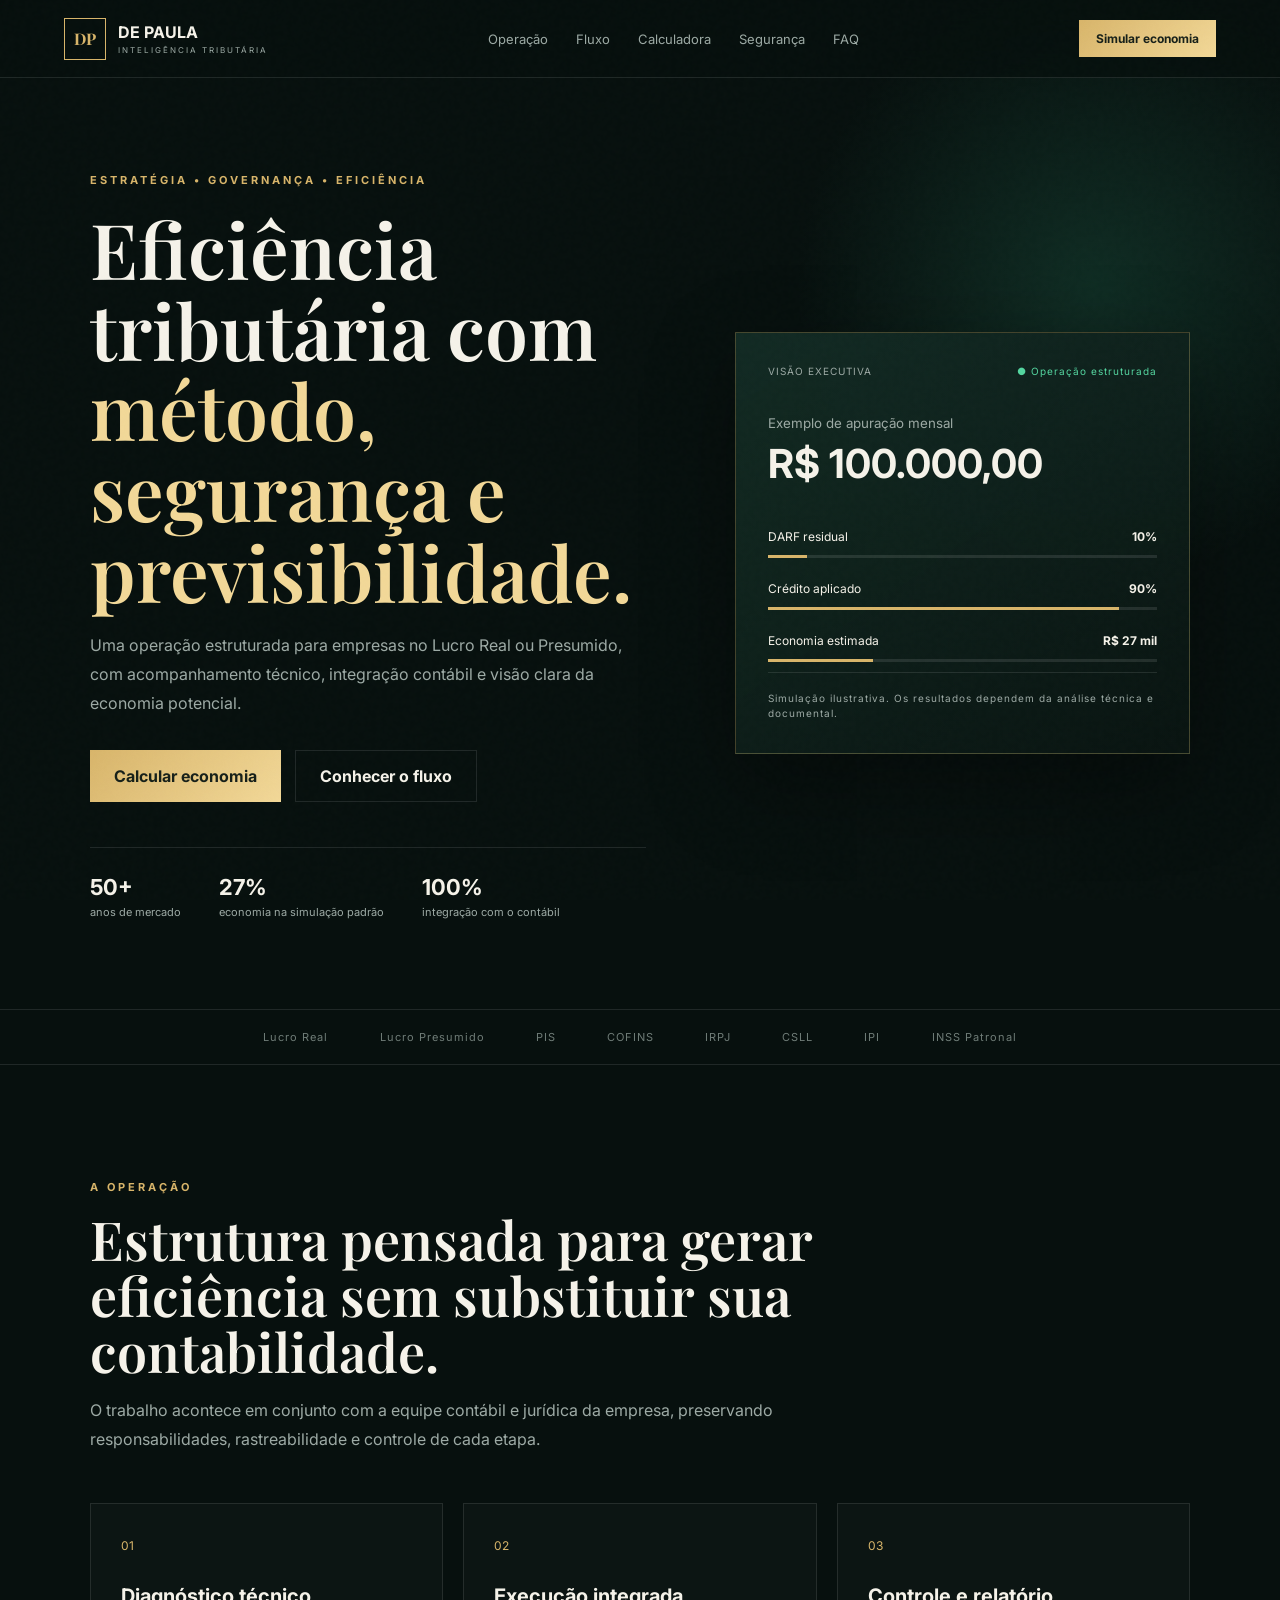
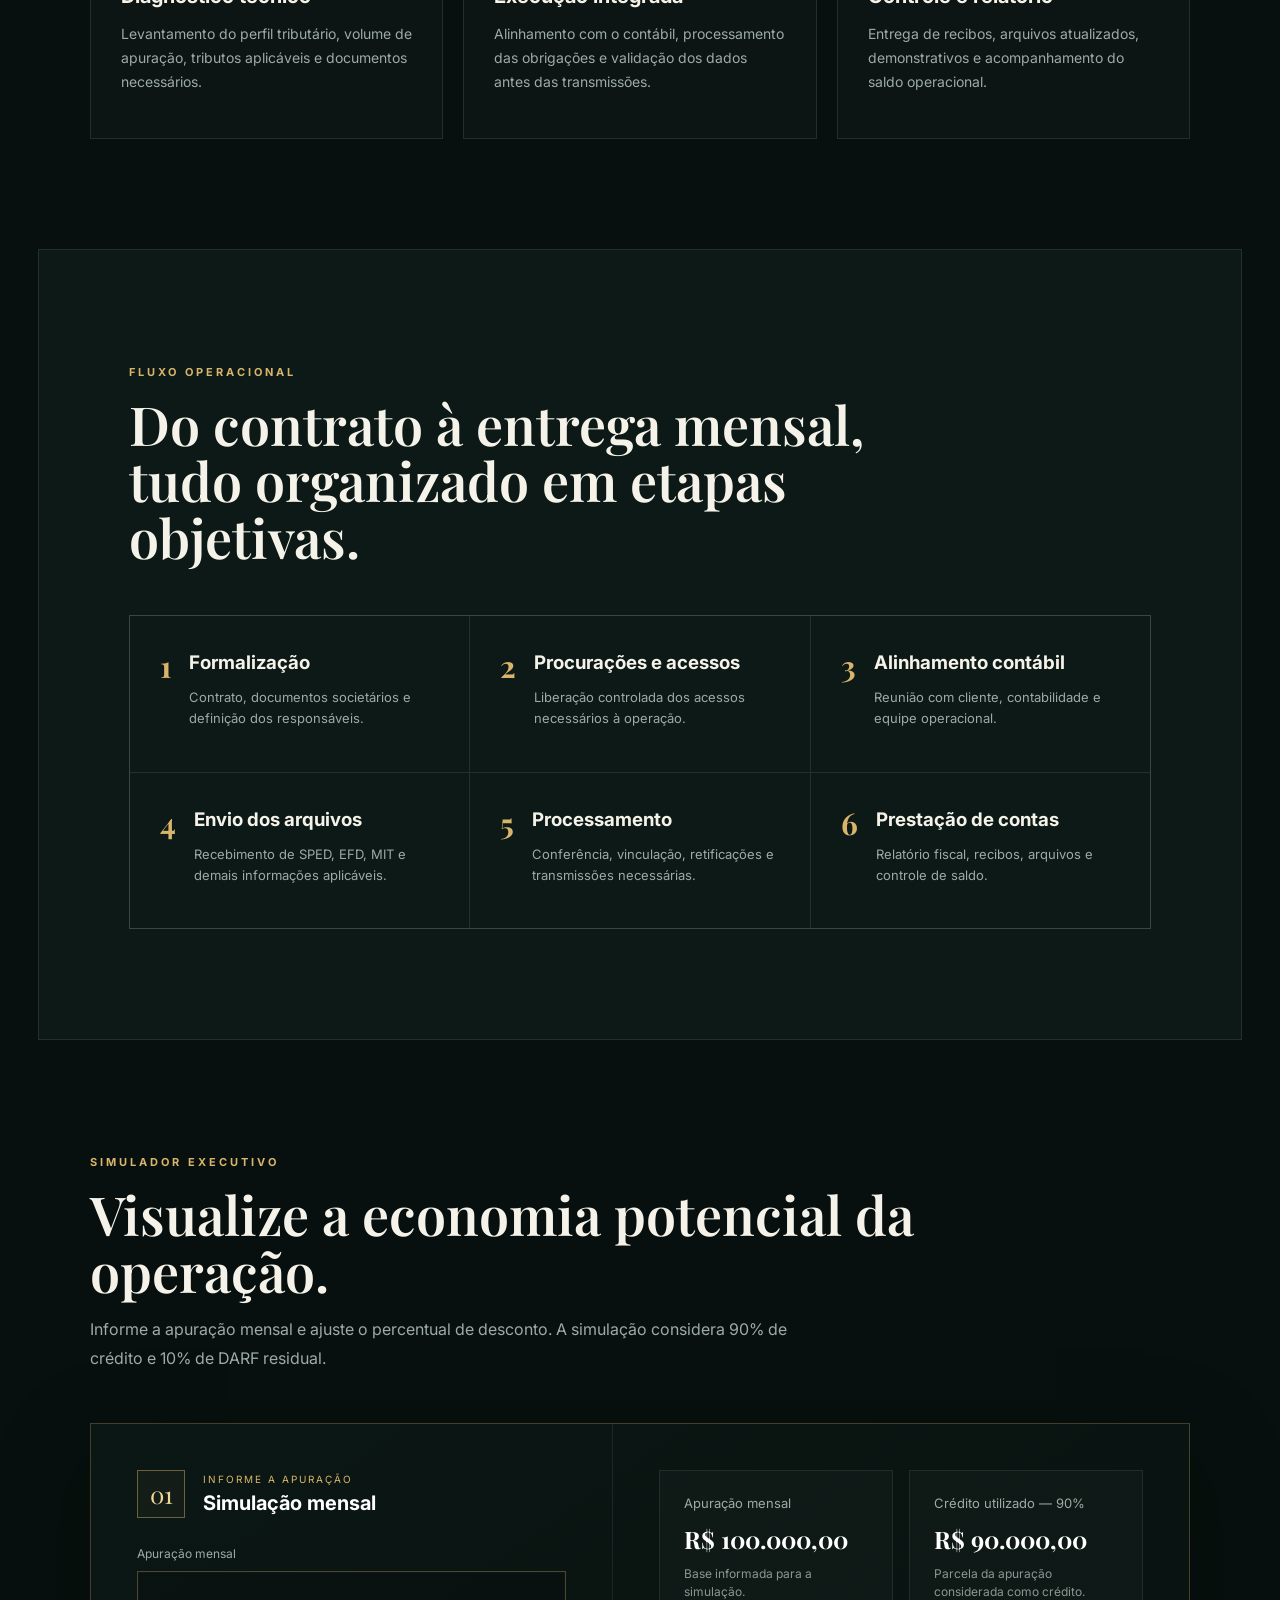
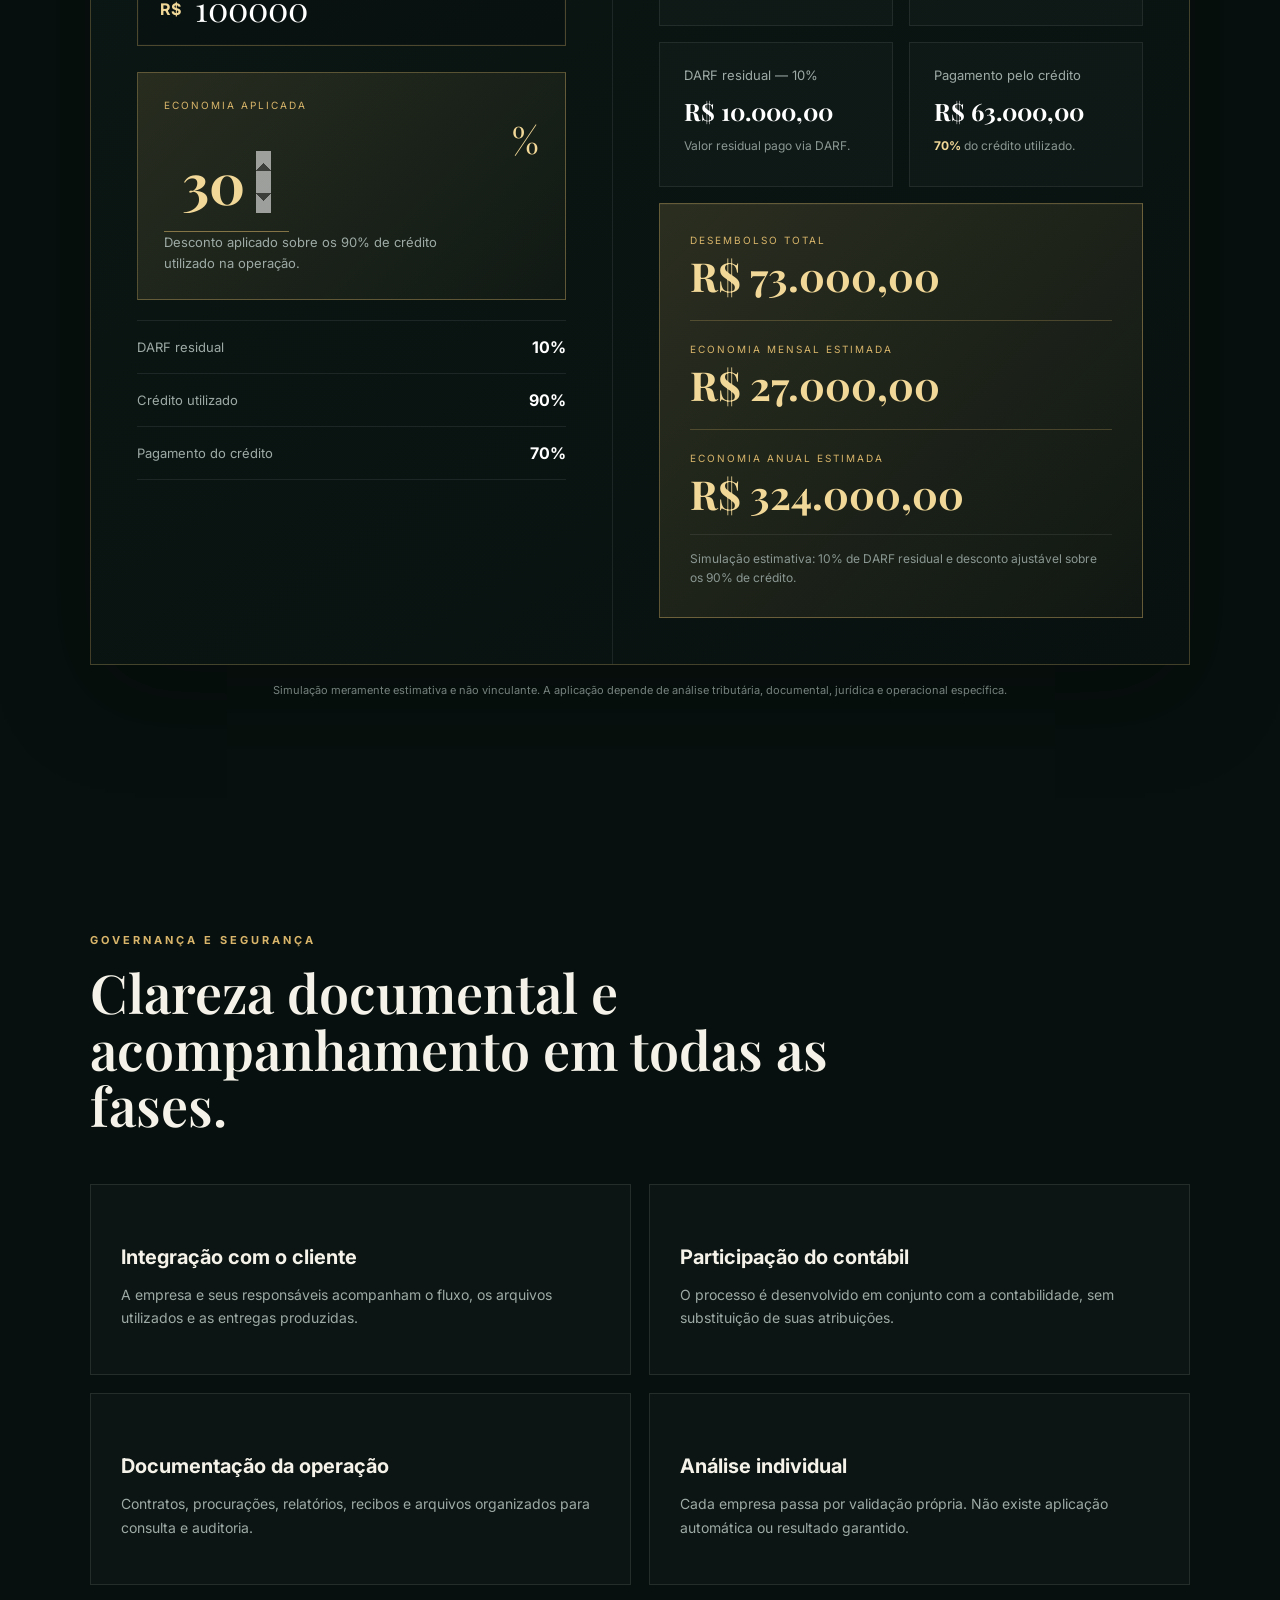
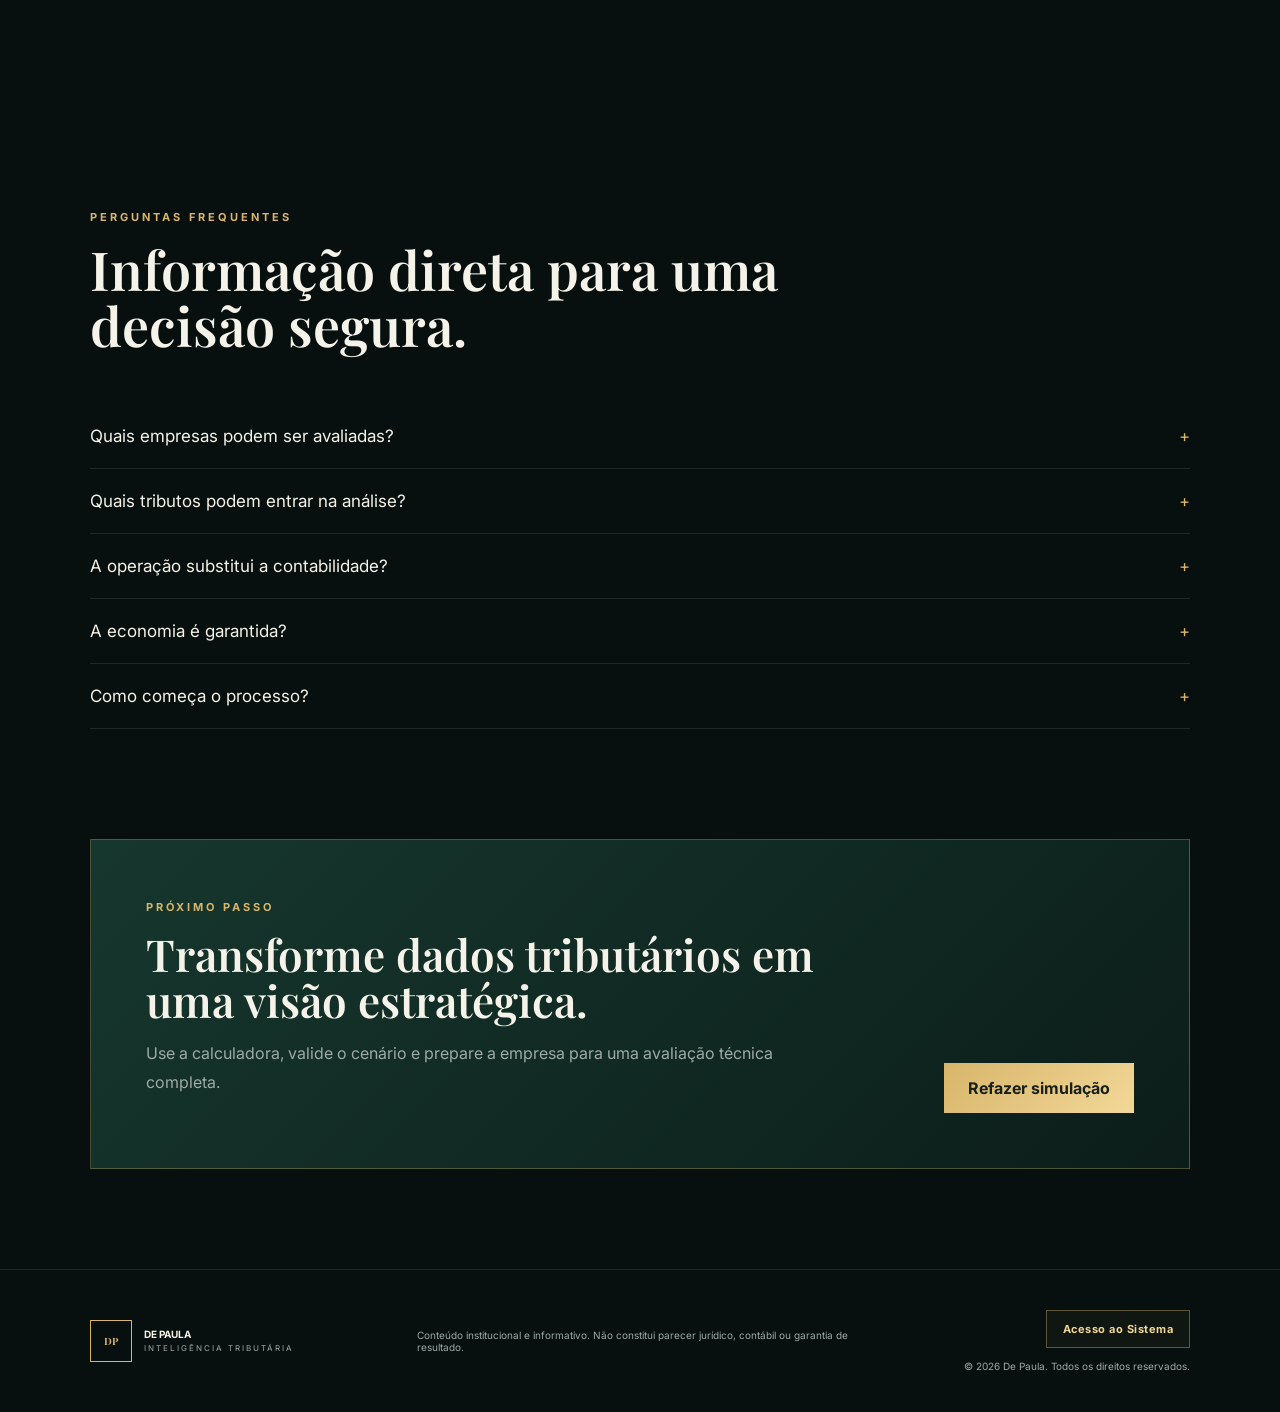
<file: index.html>
<!DOCTYPE html>
<html lang="pt-BR">
<head>
  <meta charset="UTF-8" />
  <meta name="viewport" content="width=device-width, initial-scale=1.0" />
  <meta name="description" content="Apresentação institucional da operação tributária De Paula, com simulador de economia e fluxo operacional." />
  <title>De Paula | Inteligência Tributária</title>
  <link rel="preconnect" href="https://fonts.googleapis.com">
  <link rel="preconnect" href="https://fonts.gstatic.com" crossorigin>
  <link href="https://fonts.googleapis.com/css2?family=Inter:wght@400;500;600;700;800&family=Playfair+Display:wght@600;700&display=swap" rel="stylesheet">
  <link rel="stylesheet" href="styles.css" />
</head>
<body>
  <div class="noise"></div>
  <header class="header">
    <a href="#inicio" class="brand" aria-label="De Paula - início">
      <span class="brand-mark">DP</span>
      <span><strong>DE PAULA</strong><small>INTELIGÊNCIA TRIBUTÁRIA</small></span>
    </a>
    <nav class="nav" id="nav">
      <a href="#operacao">Operação</a><a href="#fluxo">Fluxo</a><a href="#calculadora">Calculadora</a><a href="#seguranca">Segurança</a><a href="#faq">FAQ</a>
    </nav>
    <a href="#calculadora" class="btn btn-sm">Simular economia</a>
    <button class="menu" id="menu" aria-label="Abrir menu">☰</button>
  </header>

  <main>
    <section class="hero" id="inicio">
      <div class="hero-glow"></div>
      <div class="hero-copy reveal">
        <span class="eyebrow">ESTRATÉGIA • GOVERNANÇA • EFICIÊNCIA</span>
        <h1>Eficiência tributária com <em>método, segurança e previsibilidade.</em></h1>
        <p>Uma operação estruturada para empresas no Lucro Real ou Presumido, com acompanhamento técnico, integração contábil e visão clara da economia potencial.</p>
        <div class="hero-actions">
          <a href="#calculadora" class="btn">Calcular economia</a>
          <a href="#fluxo" class="btn btn-ghost">Conhecer o fluxo</a>
        </div>
        <div class="hero-proof">
          <div><strong>50+</strong><span>anos de mercado</span></div>
          <div><strong>27%</strong><span>economia na simulação padrão</span></div>
          <div><strong>100%</strong><span>integração com o contábil</span></div>
        </div>
      </div>
      <div class="hero-card reveal">
        <div class="card-top"><span>VISÃO EXECUTIVA</span><span class="live">● Operação estruturada</span></div>
        <div class="metric"><small>Exemplo de apuração mensal</small><strong>R$ 100.000,00</strong></div>
        <div class="bars">
          <div><span>DARF residual</span><b>10%</b><i style="--w:10%"></i></div>
          <div><span>Crédito aplicado</span><b>90%</b><i style="--w:90%"></i></div>
          <div><span>Economia estimada</span><b>R$ 27 mil</b><i style="--w:27%"></i></div>
        </div>
        <div class="card-foot">Simulação ilustrativa. Os resultados dependem da análise técnica e documental.</div>
      </div>
    </section>

    <section class="logos strip"><span>Lucro Real</span><span>Lucro Presumido</span><span>PIS</span><span>COFINS</span><span>IRPJ</span><span>CSLL</span><span>IPI</span><span>INSS Patronal</span></section>

    <section class="section" id="operacao">
      <div class="section-head reveal"><span class="eyebrow">A OPERAÇÃO</span><h2>Estrutura pensada para gerar eficiência sem substituir sua contabilidade.</h2><p>O trabalho acontece em conjunto com a equipe contábil e jurídica da empresa, preservando responsabilidades, rastreabilidade e controle de cada etapa.</p></div>
      <div class="grid-3">
        <article class="feature reveal"><span>01</span><h3>Diagnóstico técnico</h3><p>Levantamento do perfil tributário, volume de apuração, tributos aplicáveis e documentos necessários.</p></article>
        <article class="feature reveal"><span>02</span><h3>Execução integrada</h3><p>Alinhamento com o contábil, processamento das obrigações e validação dos dados antes das transmissões.</p></article>
        <article class="feature reveal"><span>03</span><h3>Controle e relatório</h3><p>Entrega de recibos, arquivos atualizados, demonstrativos e acompanhamento do saldo operacional.</p></article>
      </div>
    </section>

    <section class="section dark-panel" id="fluxo">
      <div class="section-head reveal"><span class="eyebrow">FLUXO OPERACIONAL</span><h2>Do contrato à entrega mensal, tudo organizado em etapas objetivas.</h2></div>
      <div class="timeline">
        <div class="step reveal"><b>1</b><div><h3>Formalização</h3><p>Contrato, documentos societários e definição dos responsáveis.</p></div></div>
        <div class="step reveal"><b>2</b><div><h3>Procurações e acessos</h3><p>Liberação controlada dos acessos necessários à operação.</p></div></div>
        <div class="step reveal"><b>3</b><div><h3>Alinhamento contábil</h3><p>Reunião com cliente, contabilidade e equipe operacional.</p></div></div>
        <div class="step reveal"><b>4</b><div><h3>Envio dos arquivos</h3><p>Recebimento de SPED, EFD, MIT e demais informações aplicáveis.</p></div></div>
        <div class="step reveal"><b>5</b><div><h3>Processamento</h3><p>Conferência, vinculação, retificações e transmissões necessárias.</p></div></div>
        <div class="step reveal"><b>6</b><div><h3>Prestação de contas</h3><p>Relatório fiscal, recibos, arquivos e controle de saldo.</p></div></div>
      </div>
    </section>

    <section class="section calculator-section" id="calculadora">
      <div class="section-head reveal"><span class="eyebrow">SIMULADOR EXECUTIVO</span><h2>Visualize a economia potencial da operação.</h2><p>Informe a apuração mensal e ajuste o percentual de desconto. A simulação considera 90% de crédito e 10% de DARF residual.</p></div>
      <div class="calculator calculator-fixed reveal">
        <div class="calc-inputs">
          <div class="calc-kicker">
            <span>01</span>
            <div><small>INFORME A APURAÇÃO</small><strong>Simulação mensal</strong></div>
          </div>

          <label class="money-label" for="apuracao">Apuração mensal</label>
          <div class="money-field">
            <span>R$</span>
            <input id="apuracao" type="number" min="0" value="100000" step="1000" aria-label="Valor da apuração mensal">
          </div>

          <div class="fixed-economy-card">
            <small>ECONOMIA APLICADA</small>
            <label class="discount-edit" for="desconto"><input id="desconto" type="number" min="0" max="45" step="0.5" value="30" inputmode="decimal" aria-label="Percentual de desconto"><span>%</span></label>
            <span>Desconto aplicado sobre os 90% de crédito utilizado na operação.</span>
          </div>

          <div class="calc-rule-list">
            <div><span>DARF residual</span><strong>10%</strong></div>
            <div><span>Crédito utilizado</span><strong>90%</strong></div>
            <div><span>Pagamento do crédito</span><strong id="regraPagamento">70%</strong></div>
          </div>
        </div>

        <div class="calc-results">
          <div class="result">
            <span>Apuração mensal</span>
            <strong id="simApuracao">R$ 100.000,00</strong>
            <small>Base informada para a simulação.</small>
          </div>
          <div class="result">
            <span>Crédito utilizado — 90%</span>
            <strong id="simCredito">R$ 90.000,00</strong>
            <small>Parcela da apuração considerada como crédito.</small>
          </div>
          <div class="result">
            <span>DARF residual — 10%</span>
            <strong id="simDarf">R$ 10.000,00</strong>
            <small>Valor residual pago via DARF.</small>
          </div>
          <div class="result">
            <span>Pagamento pelo crédito</span>
            <strong id="simPagamento">R$ 63.000,00</strong>
            <small><span id="simContrato">70%</span> do crédito utilizado.</small>
          </div>

          <div class="savings-card">
            <span>DESEMBOLSO TOTAL</span>
            <strong id="simTotal">R$ 73.000,00</strong>
            <div class="savings-divider"></div>
            <span>ECONOMIA MENSAL ESTIMADA</span>
            <strong id="simEconomiaMensal">R$ 27.000,00</strong>
            <div class="savings-divider"></div>
            <span>ECONOMIA ANUAL ESTIMADA</span>
            <strong id="simEconomiaAnual">R$ 324.000,00</strong>
            <small>Simulação estimativa: 10% de DARF residual e desconto ajustável sobre os 90% de crédito.</small>
          </div>
        </div>
      </div>
      <p class="disclaimer">Simulação meramente estimativa e não vinculante. A aplicação depende de análise tributária, documental, jurídica e operacional específica.</p>
    </section>

    <section class="section" id="seguranca">
      <div class="section-head reveal"><span class="eyebrow">GOVERNANÇA E SEGURANÇA</span><h2>Clareza documental e acompanhamento em todas as fases.</h2></div>
      <div class="grid-2">
        <article class="security reveal"><h3>Integração com o cliente</h3><p>A empresa e seus responsáveis acompanham o fluxo, os arquivos utilizados e as entregas produzidas.</p></article>
        <article class="security reveal"><h3>Participação do contábil</h3><p>O processo é desenvolvido em conjunto com a contabilidade, sem substituição de suas atribuições.</p></article>
        <article class="security reveal"><h3>Documentação da operação</h3><p>Contratos, procurações, relatórios, recibos e arquivos organizados para consulta e auditoria.</p></article>
        <article class="security reveal"><h3>Análise individual</h3><p>Cada empresa passa por validação própria. Não existe aplicação automática ou resultado garantido.</p></article>
      </div>
    </section>

    <section class="section faq" id="faq">
      <div class="section-head reveal"><span class="eyebrow">PERGUNTAS FREQUENTES</span><h2>Informação direta para uma decisão segura.</h2></div>
      <details><summary>Quais empresas podem ser avaliadas?</summary><p>Empresas enquadradas no Lucro Real ou Lucro Presumido, desde que atendam aos critérios técnicos, documentais e operacionais.</p></details>
      <details><summary>Quais tributos podem entrar na análise?</summary><p>Conforme o caso: PIS, COFINS, IRPJ, CSLL, IPI e INSS patronal, entre outros que sejam tecnicamente aplicáveis.</p></details>
      <details><summary>A operação substitui a contabilidade?</summary><p>Não. A contabilidade permanece responsável por suas atribuições e participa do alinhamento e das validações.</p></details>
      <details><summary>A economia é garantida?</summary><p>Não. Os números apresentados são estimativas. O resultado depende da análise individual, da documentação e da viabilidade técnica.</p></details>
      <details><summary>Como começa o processo?</summary><p>Com uma avaliação inicial do perfil da empresa, seguida da formalização e do alinhamento com os responsáveis internos e contábeis.</p></details>
    </section>

    <section class="cta-section reveal">
      <div><span class="eyebrow">PRÓXIMO PASSO</span><h2>Transforme dados tributários em uma visão estratégica.</h2><p>Use a calculadora, valide o cenário e prepare a empresa para uma avaliação técnica completa.</p></div>
      <a href="#calculadora" class="btn">Refazer simulação</a>
    </section>
  </main>

  <footer>
    <div class="brand"><span class="brand-mark">DP</span><span><strong>DE PAULA</strong><small>INTELIGÊNCIA TRIBUTÁRIA</small></span></div>
    <p>Conteúdo institucional e informativo. Não constitui parecer jurídico, contábil ou garantia de resultado.</p>
    <div class="footer-actions">
      <a href="login.html" class="system-access">Acesso ao Sistema</a>
      <span>© 2026 De Paula. Todos os direitos reservados.</span>
    </div>
  </footer>
  <script src="script.js"></script>
</body>
</html>
</file>
<file: styles.css>
:root{--bg:#07100e;--panel:#0c1916;--panel2:#11231e;--gold:#d8b56a;--gold2:#f2d898;--text:#f5f2e9;--muted:#9daaa5;--line:rgba(255,255,255,.1);--green:#54d6a0}*{box-sizing:border-box}html{scroll-behavior:smooth}body{margin:0;background:var(--bg);color:var(--text);font-family:Inter,sans-serif;overflow-x:hidden}.noise{position:fixed;inset:0;pointer-events:none;opacity:.035;z-index:20;background-image:url("data:image/svg+xml,%3Csvg viewBox='0 0 180 180' xmlns='http://www.w3.org/2000/svg'%3E%3Cfilter id='n'%3E%3CfeTurbulence type='fractalNoise' baseFrequency='.9' numOctaves='2' stitchTiles='stitch'/%3E%3C/filter%3E%3Crect width='100%25' height='100%25' filter='url(%23n)' opacity='.5'/%3E%3C/svg%3E")}.header{height:78px;padding:0 5vw;display:flex;align-items:center;justify-content:space-between;position:sticky;top:0;background:rgba(7,16,14,.82);backdrop-filter:blur(18px);z-index:15;border-bottom:1px solid var(--line)}.brand{display:flex;align-items:center;gap:12px;color:var(--text);text-decoration:none}.brand-mark{width:42px;height:42px;border:1px solid var(--gold);display:grid;place-items:center;color:var(--gold);font-family:'Playfair Display',serif;font-weight:700}.brand strong,.brand small{display:block}.brand small{font-size:8px;letter-spacing:2px;color:var(--muted);margin-top:3px}.nav{display:flex;gap:28px}.nav a{color:var(--muted);text-decoration:none;font-size:13px}.nav a:hover{color:var(--gold2)}.btn{display:inline-flex;justify-content:center;align-items:center;padding:15px 24px;background:linear-gradient(135deg,var(--gold),var(--gold2));color:#172019;text-decoration:none;font-weight:700;border:0;cursor:pointer;transition:.25s}.btn:hover{transform:translateY(-2px);box-shadow:0 14px 35px rgba(216,181,106,.18)}.btn-sm{padding:11px 17px;font-size:12px}.btn-ghost{background:transparent;color:var(--text);border:1px solid var(--line)}.menu{display:none;background:none;border:0;color:#fff;font-size:24px}.hero{min-height:calc(100vh - 78px);display:grid;grid-template-columns:1.1fr .9fr;gap:7vw;align-items:center;padding:90px 7vw;position:relative}.hero-glow{position:absolute;width:650px;height:650px;border-radius:50%;background:radial-gradient(circle,rgba(40,128,98,.25),transparent 65%);right:-140px;top:-120px}.hero-copy,.hero-card{position:relative;z-index:2}.eyebrow{color:var(--gold);font-size:11px;letter-spacing:3px;font-weight:700}.hero h1,.section h2,.cta-section h2{font-family:'Playfair Display',serif;font-weight:600;line-height:1.05}.hero h1{font-size:clamp(50px,6vw,86px);margin:20px 0}.hero h1 em{font-style:normal;color:var(--gold2)}.hero p,.section-head p,.cta-section p{color:var(--muted);line-height:1.8;max-width:700px}.hero-actions{display:flex;gap:14px;margin:32px 0 45px}.hero-proof{display:flex;gap:38px;border-top:1px solid var(--line);padding-top:26px}.hero-proof strong,.hero-proof span{display:block}.hero-proof strong{font-size:22px}.hero-proof span{font-size:11px;color:var(--muted);margin-top:5px}.hero-card{padding:32px;background:linear-gradient(145deg,rgba(19,43,36,.96),rgba(9,20,17,.98));border:1px solid rgba(216,181,106,.28);box-shadow:0 30px 80px rgba(0,0,0,.35)}.card-top,.card-foot{display:flex;justify-content:space-between;font-size:10px;color:var(--muted);letter-spacing:1px}.live{color:var(--green)}.metric{padding:38px 0 28px}.metric small,.metric strong{display:block}.metric small{color:var(--muted)}.metric strong{font-size:40px;margin-top:8px}.bars>div{position:relative;padding:13px 0 24px;display:flex;justify-content:space-between;font-size:12px}.bars i{position:absolute;height:3px;bottom:10px;left:0;width:100%;background:var(--line)}.bars i:after{content:"";display:block;width:var(--w);height:100%;background:var(--gold)}.card-foot{border-top:1px solid var(--line);padding-top:18px;line-height:1.5}.strip{display:flex;justify-content:center;gap:4vw;padding:20px 4vw;border-block:1px solid var(--line);color:#6f7c77;font-size:11px;letter-spacing:1px;flex-wrap:wrap}.section{padding:110px 7vw}.section-head{max-width:850px;margin-bottom:50px}.section h2,.cta-section h2{font-size:clamp(36px,4.2vw,60px);margin:16px 0}.grid-3{display:grid;grid-template-columns:repeat(3,1fr);gap:20px}.feature,.security{padding:30px;border:1px solid var(--line);background:rgba(255,255,255,.02);transition:.3s}.feature:hover,.security:hover{transform:translateY(-5px);border-color:rgba(216,181,106,.35);background:rgba(216,181,106,.035)}.feature>span{font-size:12px;color:var(--gold)}.feature h3,.security h3{font-size:20px;margin:30px 0 12px}.feature p,.security p{color:var(--muted);line-height:1.7;font-size:14px}.dark-panel{margin:0 3vw;background:var(--panel);border:1px solid var(--line)}.timeline{display:grid;grid-template-columns:repeat(3,1fr);gap:1px;background:var(--line);border:1px solid var(--line)}.step{background:var(--panel);padding:30px;display:flex;gap:18px}.step b{color:var(--gold);font-family:'Playfair Display';font-size:30px}.step h3{margin:5px 0 10px}.step p{color:var(--muted);line-height:1.6;font-size:13px}.calculator{max-width:900px;margin:0 auto;background:linear-gradient(145deg,rgba(19,43,36,.98),rgba(8,18,15,.99));border:1px solid rgba(216,181,106,.32);box-shadow:0 30px 80px rgba(0,0,0,.32);padding:34px}.calc-inputs{padding:0 0 26px;border-bottom:1px solid var(--line)}.calc-inputs label{display:block;color:var(--muted);font-size:12px;margin:0}.calc-inputs label span{float:right;color:var(--gold)}input[type=number]{width:100%;margin-top:12px;background:#07100e;border:1px solid rgba(216,181,106,.22);padding:18px;color:#fff;font-size:24px;outline:none}.simulation-title{display:flex;justify-content:space-between;align-items:center;margin:28px 0 10px}.simulation-title strong{font-family:'Playfair Display',serif;font-size:28px}.simulation-title span{font-size:10px;letter-spacing:2px;color:var(--gold)}.sim-table{border-top:1px solid var(--line)}.sim-row{display:flex;justify-content:space-between;gap:20px;align-items:center;padding:18px 4px;border-bottom:1px solid var(--line)}.sim-row span{color:var(--muted);font-size:13px}.sim-row strong{font-size:18px;text-align:right}.sim-row.subtle strong{color:var(--gold2)}.sim-row.total-row{padding-top:22px;padding-bottom:22px}.sim-row.total-row span,.sim-row.total-row strong{font-weight:800;color:var(--text)}.sim-row.saving{margin-top:10px;padding:21px 18px;border:1px solid rgba(84,214,160,.3);background:linear-gradient(135deg,rgba(84,214,160,.13),rgba(84,214,160,.025))}.sim-row.saving+.sim-row.saving{margin-top:8px}.sim-row.saving span{color:#b9d8cd;font-weight:600}.sim-row.saving strong{color:var(--green);font-size:24px}.calc-note{margin:22px 0 0;color:#75817d;font-size:11px;line-height:1.7}.disclaimer{font-size:11px;color:#75817d;text-align:center;margin-top:18px}.grid-2{display:grid;grid-template-columns:1fr 1fr;gap:18px}.faq details{border-bottom:1px solid var(--line);padding:22px 0}.faq summary{font-size:17px;cursor:pointer;list-style:none}.faq summary:after{content:'+';float:right;color:var(--gold)}.faq details[open] summary:after{content:'–'}.faq details p{color:var(--muted);line-height:1.7;max-width:800px}.cta-section{margin:0 7vw 100px;padding:55px;background:linear-gradient(135deg,#16372e,#0c1d19);border:1px solid rgba(216,181,106,.3);display:flex;justify-content:space-between;align-items:end;gap:30px}.cta-section h2{font-size:44px;max-width:760px}footer{padding:40px 7vw;border-top:1px solid var(--line);display:grid;grid-template-columns:1fr 1.5fr 1fr;gap:30px;align-items:center;color:var(--muted);font-size:10px}.footer-actions{display:flex;flex-direction:column;align-items:flex-end;gap:12px}.system-access{display:inline-flex;align-items:center;justify-content:center;padding:11px 16px;border:1px solid rgba(216,181,106,.4);color:var(--gold2);text-decoration:none;font-size:11px;font-weight:700;letter-spacing:.5px;transition:.25s;background:rgba(216,181,106,.04)}.system-access:hover{background:rgba(216,181,106,.12);border-color:var(--gold);transform:translateY(-1px)}.reveal{opacity:0;transform:translateY(20px);transition:.7s ease}.reveal.visible{opacity:1;transform:none}@media(max-width:980px){.nav,.header>.btn{display:none}.menu{display:block}.nav.open{position:absolute;display:flex;flex-direction:column;top:78px;left:0;right:0;padding:25px;background:var(--bg)}.hero{grid-template-columns:1fr;padding-top:60px}.hero-card{max-width:650px}.grid-3,.timeline{grid-template-columns:1fr 1fr}footer{grid-template-columns:1fr;text-align:left}.footer-actions{align-items:flex-start}}@media(max-width:640px){.header{padding:0 5vw}.hero,.section{padding:70px 5vw}.hero h1{font-size:45px}.hero-proof{gap:18px;flex-wrap:wrap}.grid-3,.timeline,.grid-2{grid-template-columns:1fr}.dark-panel{margin:0}.calculator{padding:22px}.simulation-title strong{font-size:23px}.sim-row{padding:16px 0}.sim-row span{font-size:12px}.sim-row strong{font-size:16px}.sim-row.saving{padding:18px 14px}.sim-row.saving strong{font-size:20px}.cta-section{margin:0 5vw 70px;padding:30px;display:block}.cta-section .btn{margin-top:20px}.hero-actions{flex-direction:column}.strip{justify-content:flex-start;padding-inline:5vw}}
/* ===== CALCULADORA PREMIUM ===== */
.calculator-fixed{display:grid;grid-template-columns:.95fr 1.05fr;max-width:1100px;padding:0;overflow:hidden;background:linear-gradient(145deg,#0b1714,#08110f);border:1px solid rgba(216,181,106,.28);box-shadow:0 30px 90px rgba(0,0,0,.28)}
.calculator-fixed .calc-inputs,.calculator-fixed .calc-results{padding:46px}
.calculator-fixed .calc-inputs{border:0;border-right:1px solid rgba(255,255,255,.08);display:flex;flex-direction:column;justify-content:flex-start}
.calc-kicker{display:flex;align-items:center;gap:18px;margin-bottom:28px}
.calc-kicker>span{width:48px;height:48px;display:grid;place-items:center;border:1px solid rgba(216,181,106,.45);color:var(--gold2);font-family:'Playfair Display',serif;font-size:24px;background:rgba(216,181,106,.04)}
.calc-kicker small{display:block;font-size:10px;letter-spacing:2px;color:var(--gold);margin-bottom:6px}
.calc-kicker strong{font-size:20px;color:#fff}
.money-label{display:block!important;margin-bottom:10px!important;color:var(--muted)!important;font-size:12px!important}
.money-field{display:flex;align-items:center;gap:14px;padding:18px 22px;margin-bottom:26px;border:1px solid rgba(216,181,106,.33);background:rgba(0,0,0,.18);box-shadow:inset 0 0 0 1px rgba(255,255,255,.02)}
.money-field>span{color:var(--gold2);font-size:16px;font-weight:700}
.money-field input{width:100%;margin:0!important;padding:0!important;border:0!important;outline:none;background:transparent!important;color:#fff;font-family:'Playfair Display',serif;font-size:34px;line-height:1.1}
.fixed-economy-card{padding:26px;border:1px solid rgba(216,181,106,.35);background:linear-gradient(135deg,rgba(216,181,106,.14),rgba(216,181,106,.03));margin-bottom:20px}
.fixed-economy-card small{display:block;color:var(--gold);font-size:10px;letter-spacing:2px;margin-bottom:10px}
.fixed-economy-card strong{display:block;font-family:'Playfair Display',serif;font-size:56px;color:var(--gold2);line-height:1;margin-bottom:10px}
.fixed-economy-card span{display:block;color:var(--muted);font-size:13px;line-height:1.6;max-width:320px}
.calc-rule-list{border-top:1px solid rgba(255,255,255,.08)}
.calc-rule-list>div{display:flex;justify-content:space-between;align-items:center;padding:16px 0;border-bottom:1px solid rgba(255,255,255,.08)}
.calc-rule-list span{color:var(--muted);font-size:13px}
.calc-rule-list strong{color:#fff;font-size:16px}
.calculator-fixed .calc-results{display:grid;grid-template-columns:1fr 1fr;gap:16px;align-content:start}
.calculator-fixed .result{padding:24px;border:1px solid rgba(255,255,255,.08);background:rgba(255,255,255,.02);min-height:145px}
.calculator-fixed .result span{display:block;color:var(--muted);font-size:13px;margin-bottom:12px}
.calculator-fixed .result strong{display:block;font-family:'Playfair Display',serif;color:#fff;font-size:24px;margin-bottom:10px}
.calculator-fixed .result small{display:block;color:#8a9792;font-size:12px;line-height:1.5}
.calculator-fixed .result small span{display:inline;color:var(--gold2);font-size:12px;margin:0;font-weight:700}
.savings-card{grid-column:1/-1;padding:30px;border:1px solid rgba(216,181,106,.38);background:linear-gradient(135deg,rgba(216,181,106,.16),rgba(216,181,106,.04));box-shadow:inset 0 1px 0 rgba(255,255,255,.03)}
.savings-card span{display:block;color:var(--gold);font-size:10px;letter-spacing:2px;margin-bottom:8px}
.savings-card strong{display:block;font-family:'Playfair Display',serif;color:var(--gold2);font-size:40px;line-height:1.1}
.savings-divider{height:1px;background:rgba(216,181,106,.25);margin:22px 0}
.savings-card>small{display:block;margin-top:18px;padding-top:14px;border-top:1px solid rgba(255,255,255,.08);color:#8a9792;font-size:12px;line-height:1.6}
@media(max-width:980px){.calculator-fixed{grid-template-columns:1fr}.calculator-fixed .calc-inputs{border-right:0;border-bottom:1px solid rgba(255,255,255,.08)}}
@media(max-width:640px){.calculator-fixed .calc-inputs,.calculator-fixed .calc-results{padding:24px}.calculator-fixed .calc-results{grid-template-columns:1fr}.money-field input{font-size:28px}.fixed-economy-card strong{font-size:44px}.savings-card strong{font-size:32px}}

.discount-edit{display:flex;align-items:baseline;gap:8px;margin-bottom:10px}.discount-edit input{width:125px;min-width:0;border:0;border-bottom:1px solid rgba(216,181,106,.55);border-radius:0;background:transparent;color:var(--gold2);font-family:'Playfair Display',serif;font-size:56px;font-weight:700;line-height:1.1;outline:none}.discount-edit input:focus{border-bottom-color:var(--gold2)}.discount-edit>span{color:var(--gold2)!important;font-family:'Playfair Display',serif;font-size:36px!important;line-height:1!important}.discount-edit input::-webkit-inner-spin-button{opacity:.6}@media(max-width:640px){.discount-edit input{font-size:44px;width:105px}}
</file>
